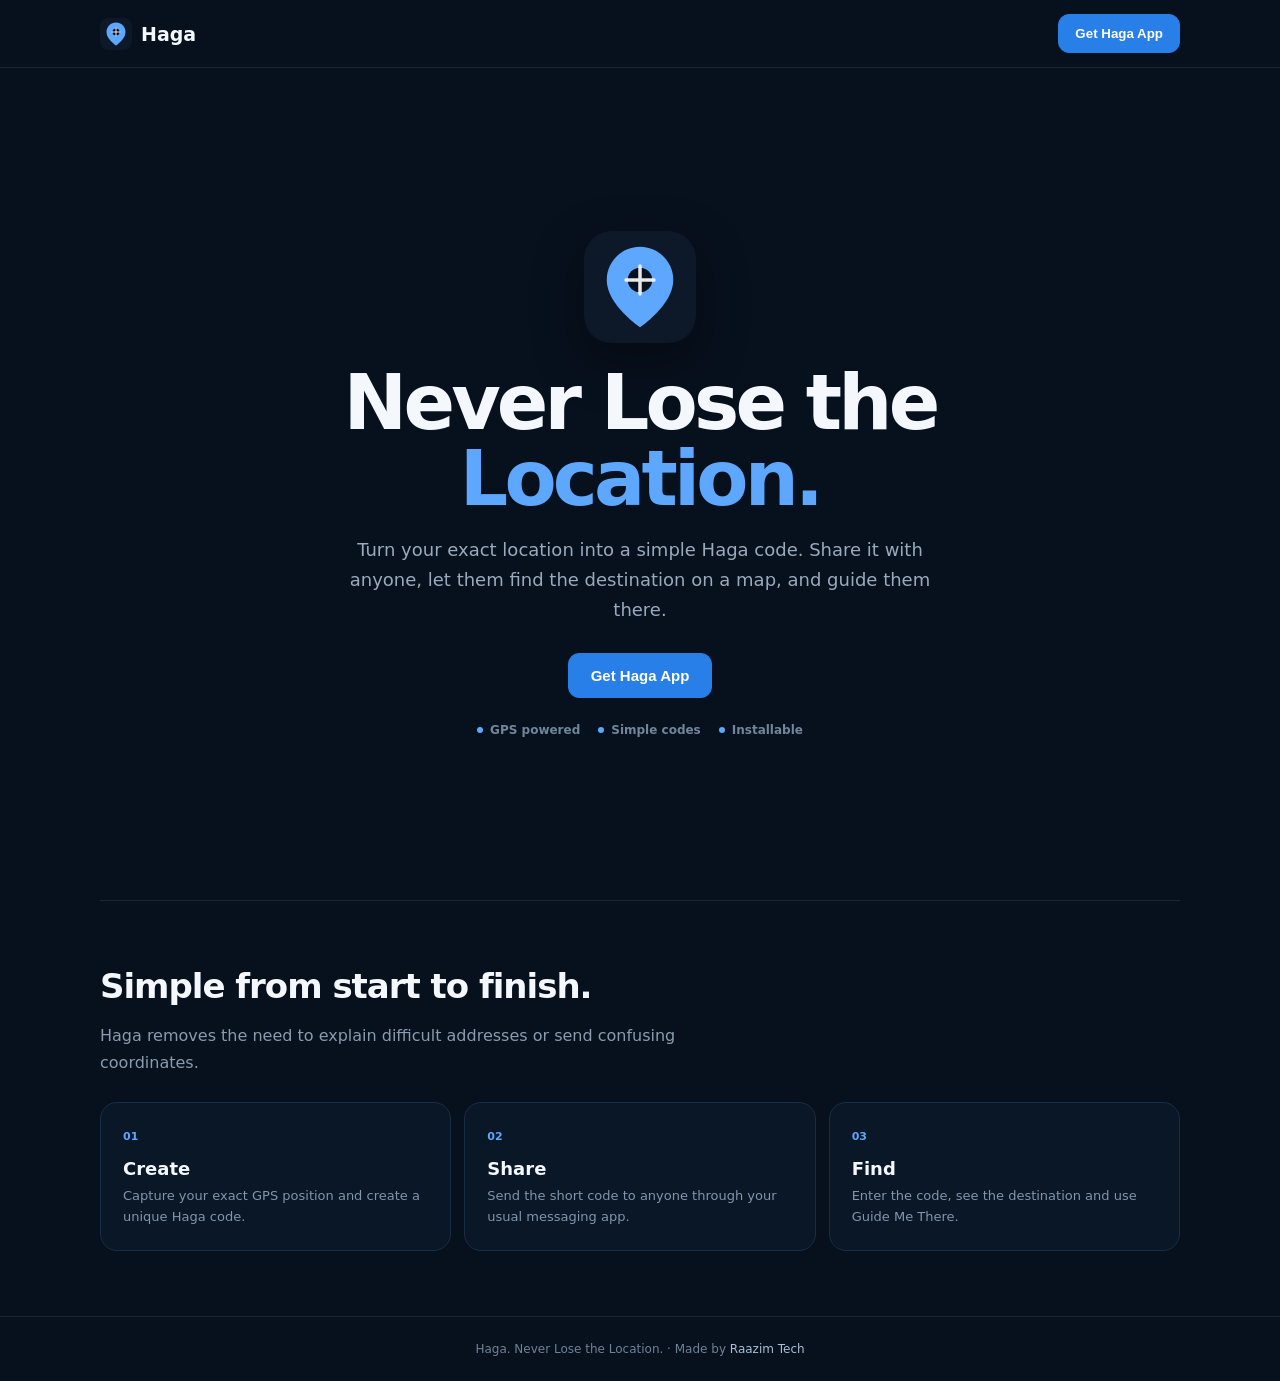
<file: index.html>
<!doctype html><html lang="en"><head><meta charset="UTF-8"><meta name="viewport" content="width=device-width,initial-scale=1"><meta name="theme-color" content="#07101d"><meta name="application-name" content="Haga"><meta name="description" content="Haga makes exact location sharing simple. Create a short Haga code, share it with anyone, find the location on a map and get guided there."><meta name="robots" content="index,follow,max-image-preview:large"><meta name="author" content="Raazim Tech"><link rel="canonical" href="https://raazimtech.github.io/Haga/"><meta property="og:type" content="website"><meta property="og:url" content="https://raazimtech.github.io/Haga/"><meta property="og:title" content="Haga | Never Lose the Location"><meta property="og:description" content="Create a simple Haga code for your exact location, share it with anyone, find it on a map and get guided there."><meta property="og:image" content="https://raazimtech.github.io/Haga/logo.svg"><meta property="og:site_name" content="Haga"><link rel="manifest" href="manifest.webmanifest"><link rel="icon" href="logo.svg" type="image/svg+xml"><title>Haga | Never Lose the Location</title><style>*{box-sizing:border-box}html{scroll-behavior:smooth}body{margin:0;background:#07101d;color:#f4f7fb;font-family:system-ui,-apple-system,Segoe UI,sans-serif}a{text-decoration:none;color:inherit}.page{min-height:100vh}.nav{height:68px;border-bottom:1px solid #17283d;display:flex;align-items:center;justify-content:space-between;padding:0 max(20px,calc((100% - 1080px)/2));position:sticky;top:0;background:#07101d;z-index:10}.brand{display:flex;align-items:center;gap:9px;font-weight:800;font-size:19px}.brand img{width:32px;height:32px}.nav button,.hero button{border:1px solid #287fe8;background:#287fe8;color:#fff;border-radius:11px;padding:11px 16px;font-weight:750;cursor:pointer}.hero{width:min(1080px,calc(100% - 32px));margin:auto;min-height:calc(100vh - 68px);display:flex;align-items:center;justify-content:center;text-align:center;padding:70px 0}.hero-inner{max-width:720px}.app-logo{width:112px;height:112px;display:block;margin:0 auto 22px;border-radius:25px;box-shadow:0 18px 50px rgba(0,0,0,.35)}.hero h1{font-size:clamp(44px,8vw,76px);line-height:1;letter-spacing:-.05em;margin:0 0 18px}.hero h1 span{color:#5da7ff}.hero p{max-width:610px;margin:0 auto 28px;color:#99aabd;font-size:18px;line-height:1.65}.get{font-size:15px;padding:13px 22px!important}.hint{display:flex;justify-content:center;gap:18px;flex-wrap:wrap;margin-top:25px;color:#71869c;font-size:12px;font-weight:650}.hint span:before{content:"";display:inline-block;width:6px;height:6px;border-radius:50%;background:#5da7ff;margin:0 7px 1px 0}.info{border-top:1px solid #17283d;width:min(1080px,calc(100% - 32px));margin:auto;padding:65px 0}.info h2{font-size:34px;letter-spacing:-.03em;margin:0 0 10px}.info>p{color:#899caf;line-height:1.7;max-width:650px}.cards{display:grid;grid-template-columns:repeat(3,1fr);gap:13px;margin-top:26px}.card{border:1px solid #192e46;background:#0a1726;border-radius:17px;padding:22px}.num{color:#5da7ff;font-size:11px;font-weight:800}.card h3{margin:14px 0 7px;font-size:18px}.card p{margin:0;color:#8295aa;font-size:13px;line-height:1.6}.footer{border-top:1px solid #17283d;padding:25px 16px;text-align:center;color:#6f8297;font-size:12px}.footer a{color:#a7bfd7}@media(max-width:700px){.nav{height:62px}.nav .brand span{display:none}.hero{min-height:calc(100vh - 62px);padding:50px 0}.app-logo{width:96px;height:96px}.hero p{font-size:16px}.cards{grid-template-columns:1fr}.info{padding:50px 0}}@media(prefers-reduced-motion:reduce){html{scroll-behavior:auto}}</style></head><body><div class="page"><nav class="nav"><a class="brand" href="./"><img src="logo.svg" alt="Haga"><span>Haga</span></a><button data-install type="button">Get Haga App</button></nav><main><section class="hero"><div class="hero-inner"><img class="app-logo" src="logo.svg" alt="Haga app icon"><h1>Never Lose the <span>Location.</span></h1><p>Turn your exact location into a simple Haga code. Share it with anyone, let them find the destination on a map, and guide them there.</p><button class="get" data-install type="button">Get Haga App</button><div class="hint"><span>GPS powered</span><span>Simple codes</span><span>Installable</span></div></div></section><section class="info"><h2>Simple from start to finish.</h2><p>Haga removes the need to explain difficult addresses or send confusing coordinates.</p><div class="cards"><article class="card"><span class="num">01</span><h3>Create</h3><p>Capture your exact GPS position and create a unique Haga code.</p></article><article class="card"><span class="num">02</span><h3>Share</h3><p>Send the short code to anyone through your usual messaging app.</p></article><article class="card"><span class="num">03</span><h3>Find</h3><p>Enter the code, see the destination and use Guide Me There.</p></article></div></section></main><footer class="footer">Haga. Never Lose the Location. · Made by <a href="https://raazimtech.github.io/Raazim-tech/" target="_blank" rel="noopener">Raazim Tech</a></footer></div><script>let d;window.addEventListener('beforeinstallprompt',e=>{e.preventDefault();d=e});document.querySelectorAll('[data-install]').forEach(b=>b.addEventListener('click',async()=>{if(d){d.prompt();await d.userChoice;d=null}else location.href='app.html'}));</script></body></html>
</file>
